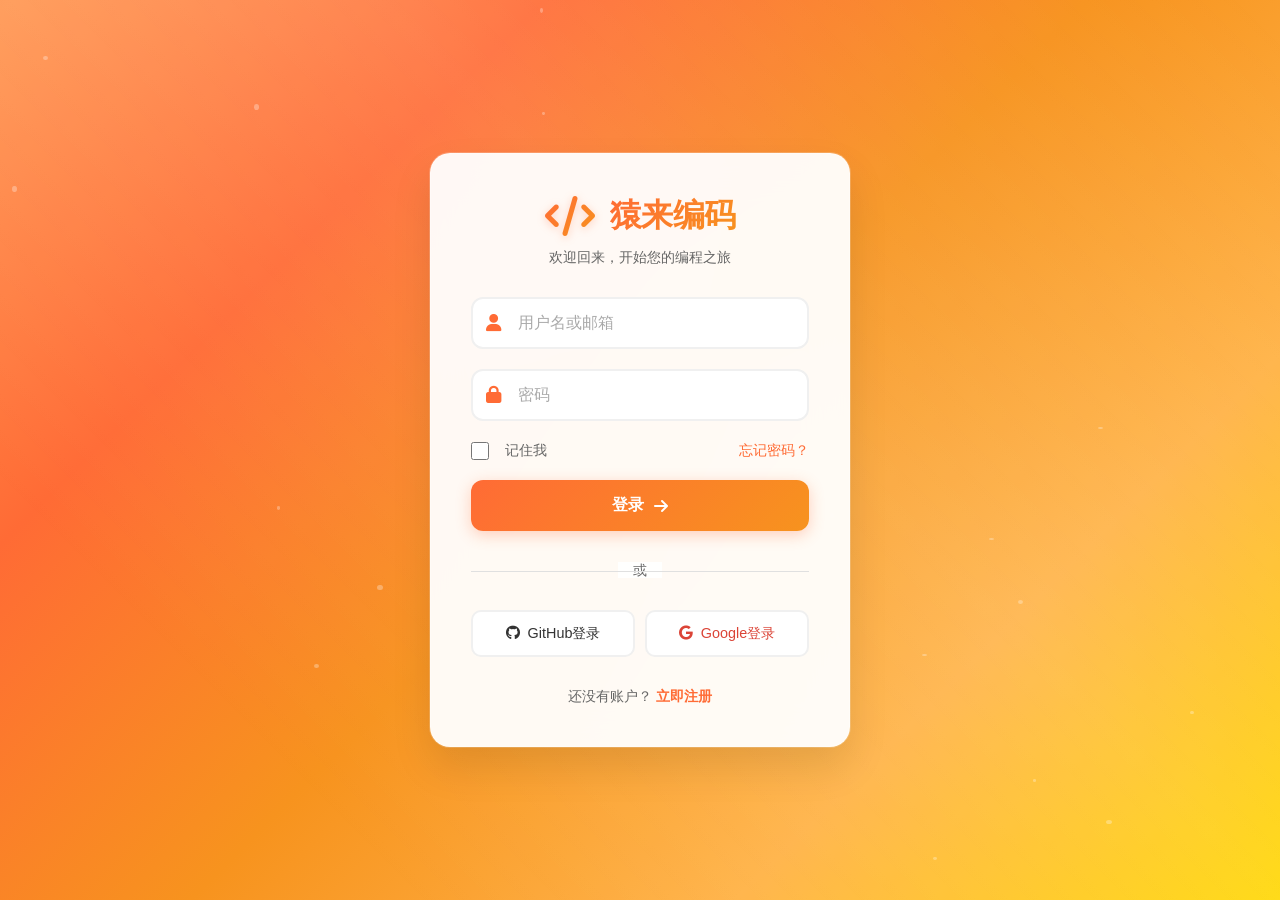
<file: index.html>
<!DOCTYPE html>
<html lang="zh-CN">
<head>
    <meta charset="UTF-8">
    <meta name="viewport" content="width=device-width, initial-scale=1.0">
    <title>猿来编码 - 登录</title>
    <link rel="stylesheet" href="styles.css">
    <link href="https://cdnjs.cloudflare.com/ajax/libs/font-awesome/6.0.0/css/all.min.css" rel="stylesheet">
</head>
<body>
    <div class="container">
        <div class="login-card">
            <div class="header">
                <div class="logo">
                    <i class="fas fa-code"></i>
                    <h1>猿来编码</h1>
                </div>
                <p class="subtitle">欢迎回来，开始您的编程之旅</p>
            </div>
            
            <form class="login-form">
                <div class="input-group">
                    <i class="fas fa-user"></i>
                    <input type="text" placeholder="用户名或邮箱" required>
                </div>
                
                <div class="input-group">
                    <i class="fas fa-lock"></i>
                    <input type="password" placeholder="密码" required>
                </div>
                
                <div class="options">
                    <label class="remember-me">
                        <input type="checkbox">
                        <span class="checkmark"></span>
                        记住我
                    </label>
                    <a href="#" class="forgot-password">忘记密码？</a>
                </div>
                
                <button type="submit" class="login-btn">
                    <span>登录</span>
                    <i class="fas fa-arrow-right"></i>
                </button>
                
                <div class="divider">
                    <span>或</span>
                </div>
                
                <div class="social-login">
                    <button type="button" class="social-btn github">
                        <i class="fab fa-github"></i>
                        GitHub登录
                    </button>
                    <button type="button" class="social-btn google">
                        <i class="fab fa-google"></i>
                        Google登录
                    </button>
                </div>
                
                <p class="signup-link">
                    还没有账户？ <a href="#">立即注册</a>
                </p>
            </form>
        </div>
    </div>
    <script src="script.js"></script>
</body>
</html>
</file>
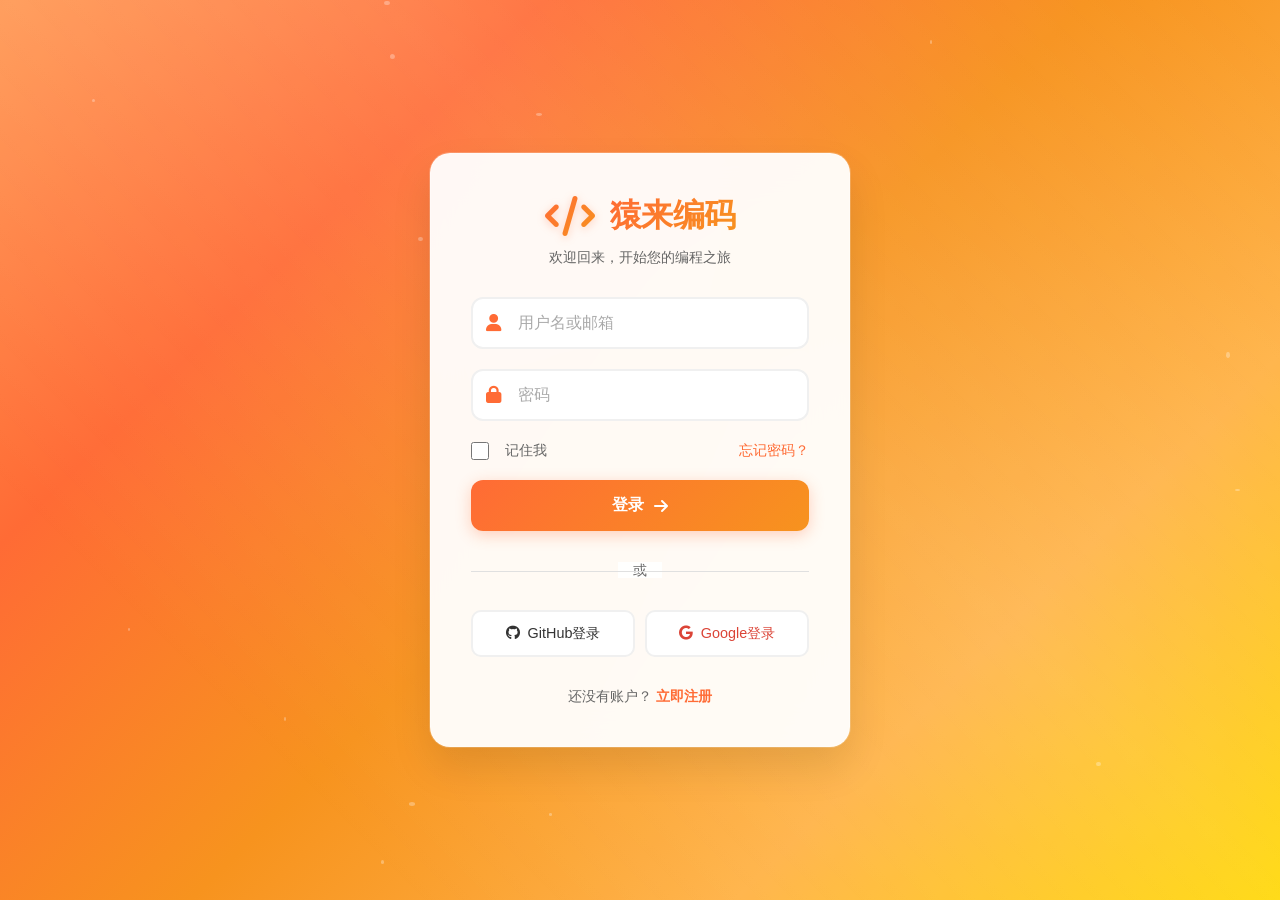
<file: dashboard.html>
<!DOCTYPE html>
<html lang="zh-CN">
<head>
    <meta charset="UTF-8">
    <meta name="viewport" content="width=device-width, initial-scale=1.0">
    <title>TestAi - 控制面板</title>
    <link rel="stylesheet" href="styles.css">
</head>
<body>
    <div class="container">
        <div class="success-box">
            <div class="success-icon">✓</div>
            <h2>登录成功！</h2>
            <p>欢迎来到 TestAi 控制面板</p>
            <div style="margin-top: 30px;">
                <a href="profile.html" class="nav-btn">个人资料</a>
                <a href="settings.html" class="nav-btn">系统设置</a>
                <button onclick="logout()" class="nav-btn">退出登录</button>
            </div>
        </div>
    </div>
    
    <script src="navigation.js"></script>
    <script>
        function logout() {
            userManager.logout();
            showMessage('已退出登录', 'info');
            setTimeout(() => {
                navigationManager.navigateTo('index.html');
            }, 1000);
        }
        
        // 检查登录状态
        if (!userManager.checkLoginStatus()) {
            navigationManager.navigateTo('index.html');
        }
    </script>
</body>
</html>
</file>
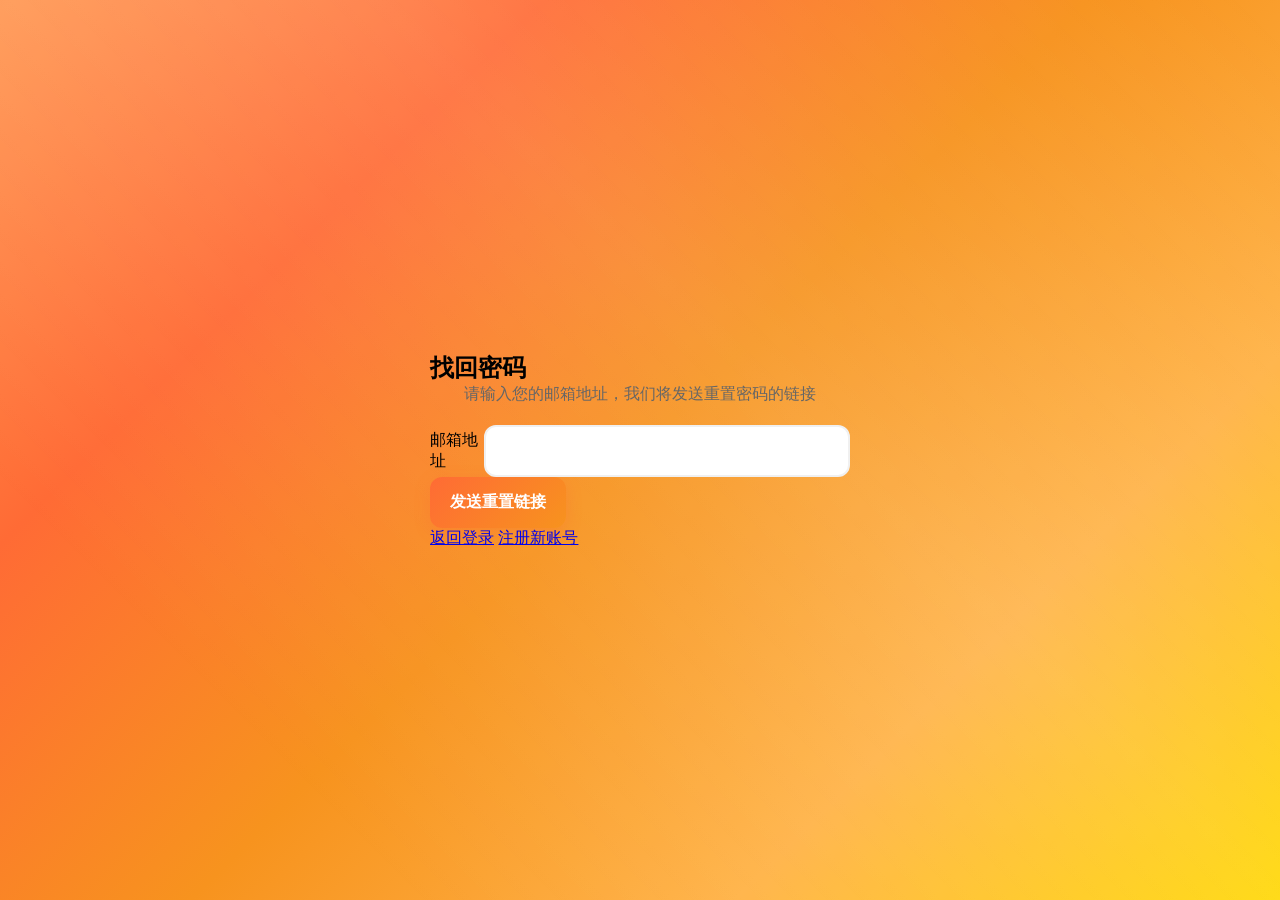
<file: forgot-password.html>
<!DOCTYPE html>
<html lang="zh-CN">
<head>
    <meta charset="UTF-8">
    <meta name="viewport" content="width=device-width, initial-scale=1.0">
    <title>TestAi - 找回密码</title>
    <link rel="stylesheet" href="styles.css">
</head>
<body>
    <div class="container">
        <div class="login-box">
            <h2>找回密码</h2>
            <p style="margin-bottom: 20px; color: #666; text-align: center;">
                请输入您的邮箱地址，我们将发送重置密码的链接
            </p>
            <form id="forgotForm">
                <div class="input-group">
                    <label for="resetEmail">邮箱地址</label>
                    <input type="email" id="resetEmail" name="resetEmail" required>
                </div>
                <button type="submit" class="login-btn">发送重置链接</button>
                <div class="links">
                    <a href="index.html">返回登录</a>
                    <a href="register.html">注册新账号</a>
                </div>
            </form>
        </div>
    </div>
    <script src="navigation.js"></script>
    <script>
        document.getElementById('forgotForm').addEventListener('submit', function(e) {
            e.preventDefault();
            showMessage('重置密码链接已发送到您的邮箱', 'success');
            setTimeout(() => {
                navigationManager.navigateTo('index.html');
            }, 2000);
        });
    </script>
</body>
</html>
</file>
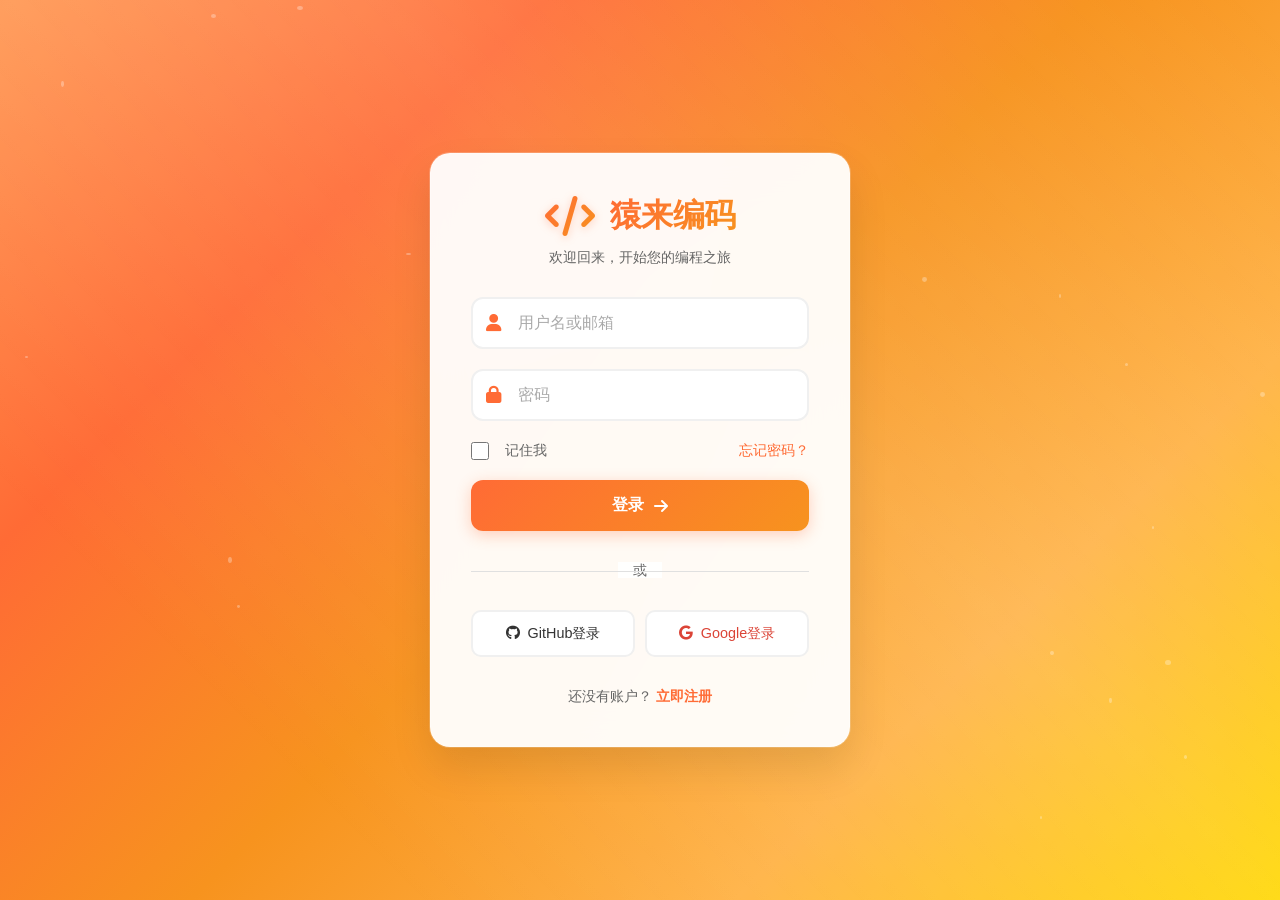
<file: profile.html>
<!DOCTYPE html>
<html lang="zh-CN">
<head>
    <meta charset="UTF-8">
    <meta name="viewport" content="width=device-width, initial-scale=1.0">
    <title>TestAi - 个人资料</title>
    <link rel="stylesheet" href="styles.css">
</head>
<body>
    <div class="container">
        <div class="login-box">
            <h2>个人资料</h2>
            <div style="margin-bottom: 20px;">
                <strong>当前用户：</strong>
                <span id="currentUserName">未登录</span>
            </div>
            <form>
                <div class="input-group">
                    <label for="displayName">显示名称</label>
                    <input type="text" id="displayName" value="测试用户">
                </div>
                <div class="input-group">
                    <label for="userEmail">邮箱地址</label>
                    <input type="email" id="userEmail" value="user@example.com">
                </div>
                <div class="input-group">
                    <label for="bio">个人简介</label>
                    <textarea id="bio" style="width: 100%; min-height: 80px; padding: 12px; border: 2px solid #ddd; border-radius: 5px;">这是一个测试用户的个人简介...</textarea>
                </div>
                <button type="button" class="login-btn" onclick="saveProfile()">保存更改</button>
                <div class="links">
                    <a href="dashboard.html">返回控制面板</a>
                    <a href="settings.html">系统设置</a>
                </div>
            </form>
        </div>
    </div>
    
    <script src="navigation.js"></script>
    <script>
        // 检查登录状态
        if (!userManager.checkLoginStatus()) {
            navigationManager.navigateTo('index.html');
        } else {
            document.getElementById('currentUserName').textContent = userManager.currentUser;
        }
        
        function saveProfile() {
            showMessage('个人资料已保存', 'success');
        }
    </script>
</body>
</html>
</file>
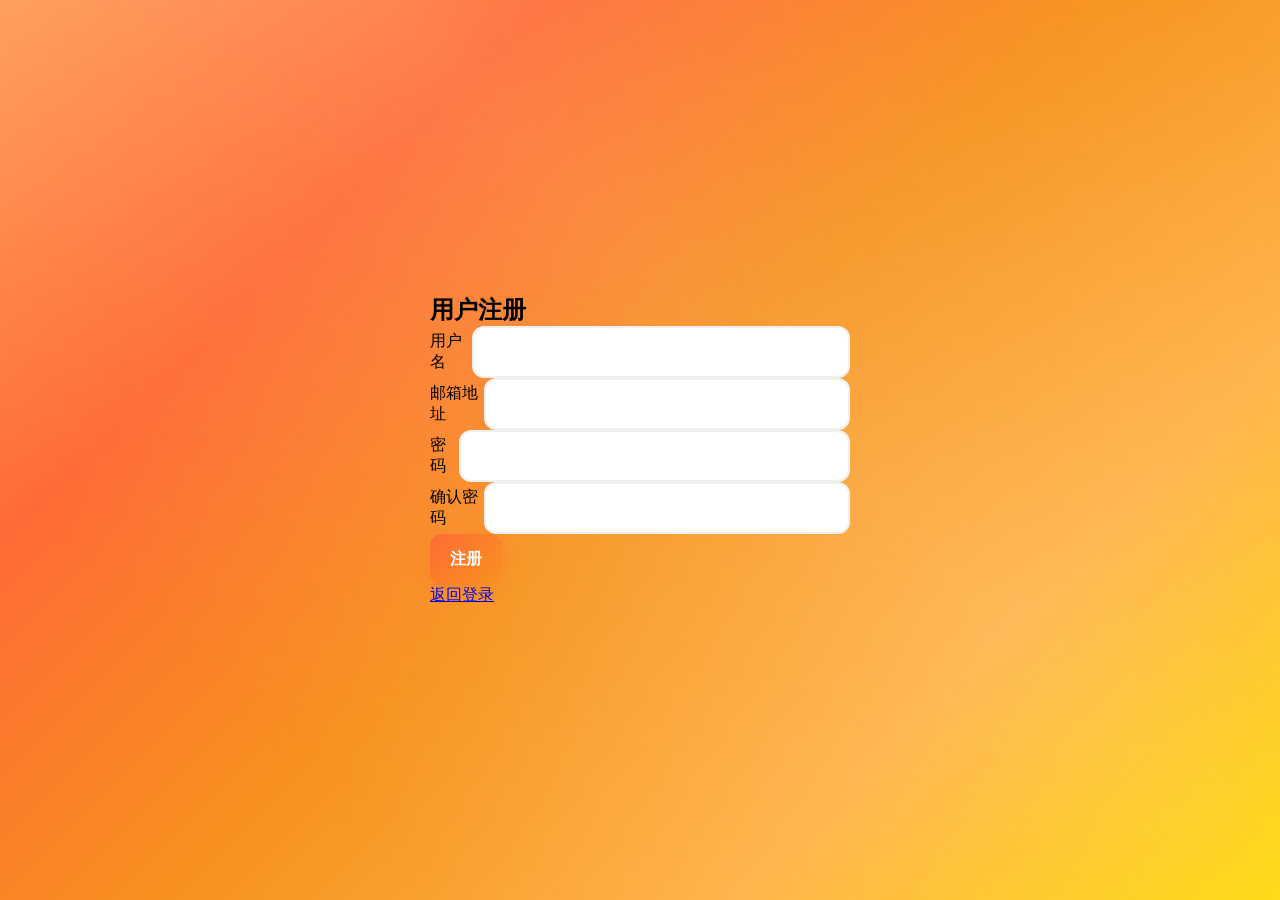
<file: register.html>
<!DOCTYPE html>
<html lang="zh-CN">
<head>
    <meta charset="UTF-8">
    <meta name="viewport" content="width=device-width, initial-scale=1.0">
    <title>TestAi - 用户注册</title>
    <link rel="stylesheet" href="styles.css">
</head>
<body>
    <div class="container">
        <div class="login-box">
            <h2>用户注册</h2>
            <form id="registerForm">
                <div class="input-group">
                    <label for="newUsername">用户名</label>
                    <input type="text" id="newUsername" name="newUsername" required>
                </div>
                <div class="input-group">
                    <label for="email">邮箱地址</label>
                    <input type="email" id="email" name="email" required>
                </div>
                <div class="input-group">
                    <label for="newPassword">密码</label>
                    <input type="password" id="newPassword" name="newPassword" required>
                </div>
                <div class="input-group">
                    <label for="confirmPassword">确认密码</label>
                    <input type="password" id="confirmPassword" name="confirmPassword" required>
                </div>
                <button type="submit" class="login-btn">注册</button>
                <div class="links">
                    <a href="index.html">返回登录</a>
                </div>
            </form>
        </div>
    </div>
    <script src="navigation.js"></script>
    <script>
        document.getElementById('registerForm').addEventListener('submit', function(e) {
            e.preventDefault();
            const password = document.getElementById('newPassword').value;
            const confirmPassword = document.getElementById('confirmPassword').value;
            
            if (password !== confirmPassword) {
                showMessage('两次输入的密码不一致', 'error');
                return;
            }
            
            showMessage('注册成功！请登录', 'success');
            setTimeout(() => {
                navigationManager.navigateTo('index.html');
            }, 1000);
        });
    </script>
</body>
</html>
</file>
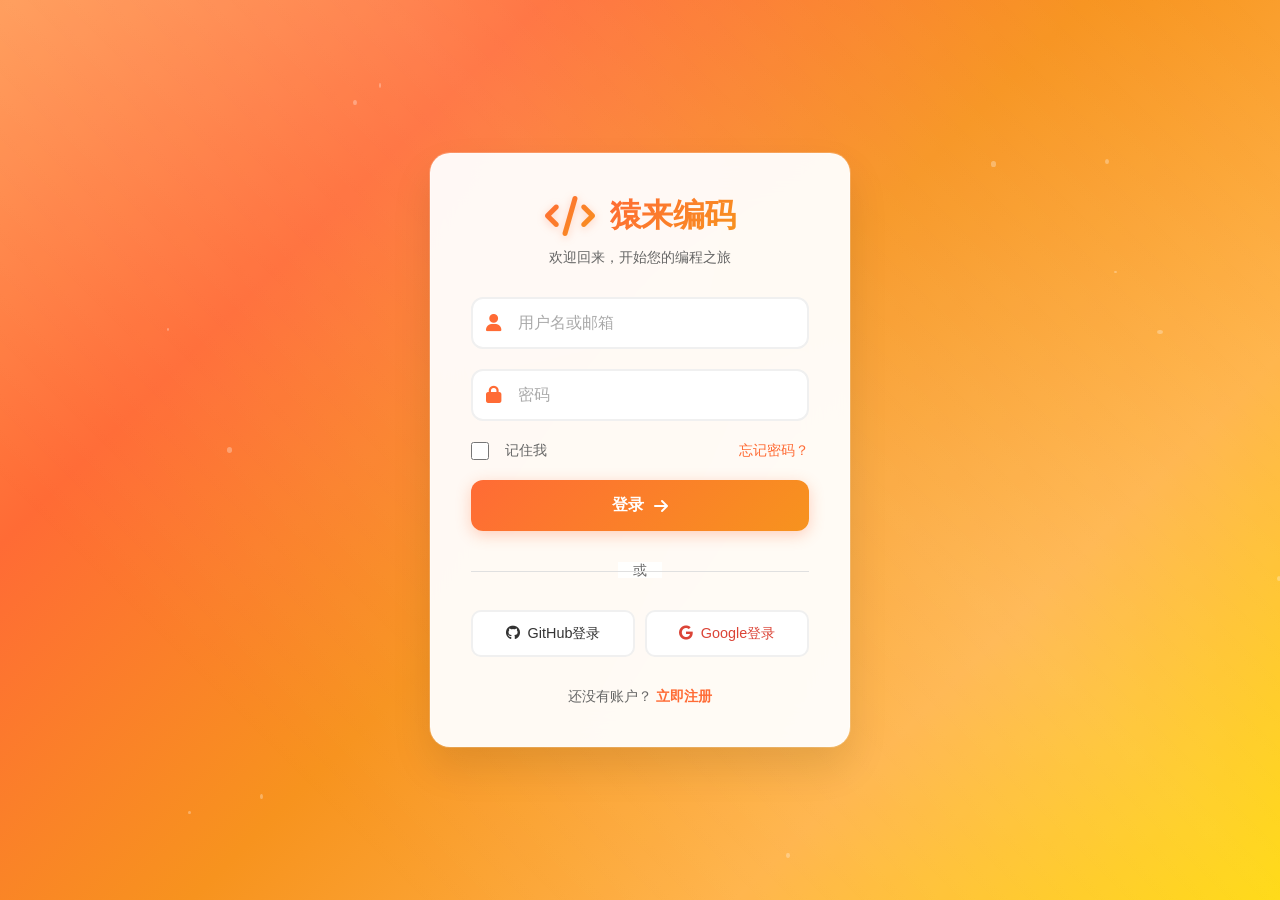
<file: settings.html>
<!DOCTYPE html>
<html lang="zh-CN">
<head>
    <meta charset="UTF-8">
    <meta name="viewport" content="width=device-width, initial-scale=1.0">
    <title>TestAi - 系统设置</title>
    <link rel="stylesheet" href="styles.css">
</head>
<body>
    <div class="container">
        <div class="login-box">
            <h2>系统设置</h2>
            <form>
                <div class="input-group">
                    <label>
                        <input type="checkbox" checked> 启用页面切换动画
                    </label>
                </div>
                <div class="input-group">
                    <label>
                        <input type="checkbox"> 记住登录状态
                    </label>
                </div>
                <div class="input-group">
                    <label for="theme">界面主题</label>
                    <select id="theme" style="width: 100%; padding: 12px; border: 2px solid #ddd; border-radius: 5px;">
                        <option value="default">默认主题</option>
                        <option value="dark">深色主题</option>
                        <option value="light">浅色主题</option>
                    </select>
                </div>
                <div class="input-group">
                    <label for="language">语言设置</label>
                    <select id="language" style="width: 100%; padding: 12px; border: 2px solid #ddd; border-radius: 5px;">
                        <option value="zh-CN">简体中文</option>
                        <option value="en-US">English</option>
                    </select>
                </div>
                <button type="button" class="login-btn" onclick="saveSettings()">保存设置</button>
                <div class="links">
                    <a href="dashboard.html">返回控制面板</a>
                    <a href="profile.html">个人资料</a>
                </div>
            </form>
        </div>
    </div>
    
    <script src="navigation.js"></script>
    <script>
        // 检查登录状态
        if (!userManager.checkLoginStatus()) {
            navigationManager.navigateTo('index.html');
        }
        
        function saveSettings() {
            showMessage('设置已保存', 'success');
        }
    </script>
</body>
</html>
</file>
<file: styles.css>
* {
    margin: 0;
    padding: 0;
    box-sizing: border-box;
}

body {
    font-family: 'SF Pro Display', -apple-system, BlinkMacSystemFont, 'Segoe UI', Roboto, Oxygen, Ubuntu, Cantarell, sans-serif;
    min-height: 100vh;
    background: linear-gradient(135deg, 
        #ff9a56 0%,     /* 温暖橙色 */
        #ff6b35 25%,    /* 深橙色 */
        #f7931e 50%,    /* 金橙色 */
        #ffb347 75%,    /* 桃橙色 */
        #ffd700 100%    /* 金色 */
    );
    background-attachment: fixed;
    display: flex;
    align-items: center;
    justify-content: center;
    padding: 20px;
}

.container {
    width: 100%;
    max-width: 420px;
    perspective: 1000px;
}

.login-card {
    background: rgba(255, 255, 255, 0.95);
    backdrop-filter: blur(20px);
    border-radius: 20px;
    padding: 40px;
    box-shadow: 
        0 20px 40px rgba(0, 0, 0, 0.1),
        0 0 0 1px rgba(255, 255, 255, 0.2);
    transform: translateY(0);
    transition: all 0.3s ease;
    border: 1px solid rgba(255, 255, 255, 0.3);
}

.login-card:hover {
    transform: translateY(-5px);
    box-shadow: 
        0 25px 50px rgba(0, 0, 0, 0.15),
        0 0 0 1px rgba(255, 255, 255, 0.3);
}

.header {
    text-align: center;
    margin-bottom: 30px;
}

.logo {
    display: flex;
    align-items: center;
    justify-content: center;
    gap: 15px;
    margin-bottom: 10px;
}

.logo i {
    font-size: 2.5rem;
    background: linear-gradient(135deg, #ff6b35, #f7931e);
    -webkit-background-clip: text;
    -webkit-text-fill-color: transparent;
    background-clip: text;
    filter: drop-shadow(0 2px 4px rgba(255, 107, 53, 0.3));
}

.logo h1 {
    font-size: 2rem;
    font-weight: 700;
    background: linear-gradient(135deg, #ff6b35, #f7931e);
    -webkit-background-clip: text;
    -webkit-text-fill-color: transparent;
    background-clip: text;
    letter-spacing: -0.5px;
}

.subtitle {
    color: #666;
    font-size: 0.9rem;
    font-weight: 400;
}

.login-form {
    display: flex;
    flex-direction: column;
    gap: 20px;
}

.input-group {
    position: relative;
    display: flex;
    align-items: center;
}

.input-group i {
    position: absolute;
    left: 15px;
    color: #ff6b35;
    font-size: 1.1rem;
    z-index: 2;
}

.input-group input {
    width: 100%;
    padding: 15px 15px 15px 45px;
    border: 2px solid #f0f0f0;
    border-radius: 12px;
    font-size: 1rem;
    background: #fff;
    transition: all 0.3s ease;
}

.input-group input:focus {
    outline: none;
    border-color: #ff6b35;
    box-shadow: 0 0 0 3px rgba(255, 107, 53, 0.1);
    transform: translateY(-1px);
}

.input-group input::placeholder {
    color: #aaa;
}

.options {
    display: flex;
    justify-content: space-between;
    align-items: center;
    font-size: 0.9rem;
}

.remember-me {
    display: flex;
    align-items: center;
    gap: 8px;
    cursor: pointer;
    color: #666;
}

.remember-me input[type="checkbox"] {
    width: 18px;
    height: 18px;
    margin: 0;
}

.forgot-password {
    color: #ff6b35;
    text-decoration: none;
    font-weight: 500;
    transition: color 0.3s ease;
}

.forgot-password:hover {
    color: #f7931e;
}

.login-btn {
    background: linear-gradient(135deg, #ff6b35, #f7931e);
    color: white;
    border: none;
    padding: 15px 20px;
    border-radius: 12px;
    font-size: 1rem;
    font-weight: 600;
    cursor: pointer;
    display: flex;
    align-items: center;
    justify-content: center;
    gap: 10px;
    transition: all 0.3s ease;
    box-shadow: 0 4px 15px rgba(255, 107, 53, 0.3);
}

.login-btn:hover {
    transform: translateY(-2px);
    box-shadow: 0 6px 20px rgba(255, 107, 53, 0.4);
}

.login-btn:active {
    transform: translateY(0);
}

.divider {
    text-align: center;
    position: relative;
    margin: 10px 0;
}

.divider::before {
    content: '';
    position: absolute;
    top: 50%;
    left: 0;
    right: 0;
    height: 1px;
    background: #e0e0e0;
}

.divider span {
    background: rgba(255, 255, 255, 0.95);
    padding: 0 15px;
    color: #666;
    font-size: 0.9rem;
}

.social-login {
    display: flex;
    gap: 10px;
}

.social-btn {
    flex: 1;
    padding: 12px;
    border: 2px solid #f0f0f0;
    border-radius: 10px;
    background: white;
    cursor: pointer;
    display: flex;
    align-items: center;
    justify-content: center;
    gap: 8px;
    font-size: 0.9rem;
    font-weight: 500;
    transition: all 0.3s ease;
}

.social-btn:hover {
    transform: translateY(-2px);
    box-shadow: 0 4px 12px rgba(0, 0, 0, 0.1);
}

.social-btn.github {
    color: #333;
}

.social-btn.github:hover {
    border-color: #333;
}

.social-btn.google {
    color: #db4437;
}

.social-btn.google:hover {
    border-color: #db4437;
}

.signup-link {
    text-align: center;
    color: #666;
    font-size: 0.9rem;
    margin-top: 10px;
}

.signup-link a {
    color: #ff6b35;
    text-decoration: none;
    font-weight: 600;
}

.signup-link a:hover {
    color: #f7931e;
}

/* 响应式设计 */
@media (max-width: 480px) {
    .container {
        padding: 10px;
    }
    
    .login-card {
        padding: 30px 25px;
        border-radius: 15px;
    }
    
    .logo h1 {
        font-size: 1.7rem;
    }
    
    .logo i {
        font-size: 2rem;
    }
    
    .social-login {
        flex-direction: column;
    }
}

/* 动画效果 */
@keyframes fadeInUp {
    from {
        opacity: 0;
        transform: translateY(30px);
    }
    to {
        opacity: 1;
        transform: translateY(0);
    }
}

.login-card {
    animation: fadeInUp 0.6s ease-out;
}

/* 渐变动画背景 */
body::before {
    content: '';
    position: fixed;
    top: 0;
    left: 0;
    width: 100%;
    height: 100%;
    background: linear-gradient(45deg, 
        transparent 30%, 
        rgba(255, 255, 255, 0.1) 50%, 
        transparent 70%);
    background-size: 200% 200%;
    animation: shimmer 3s ease-in-out infinite;
    pointer-events: none;
    z-index: 0;
}

@keyframes shimmer {
    0% {
        background-position: -200% 0;
    }
    100% {
        background-position: 200% 0;
    }
}
</file>
